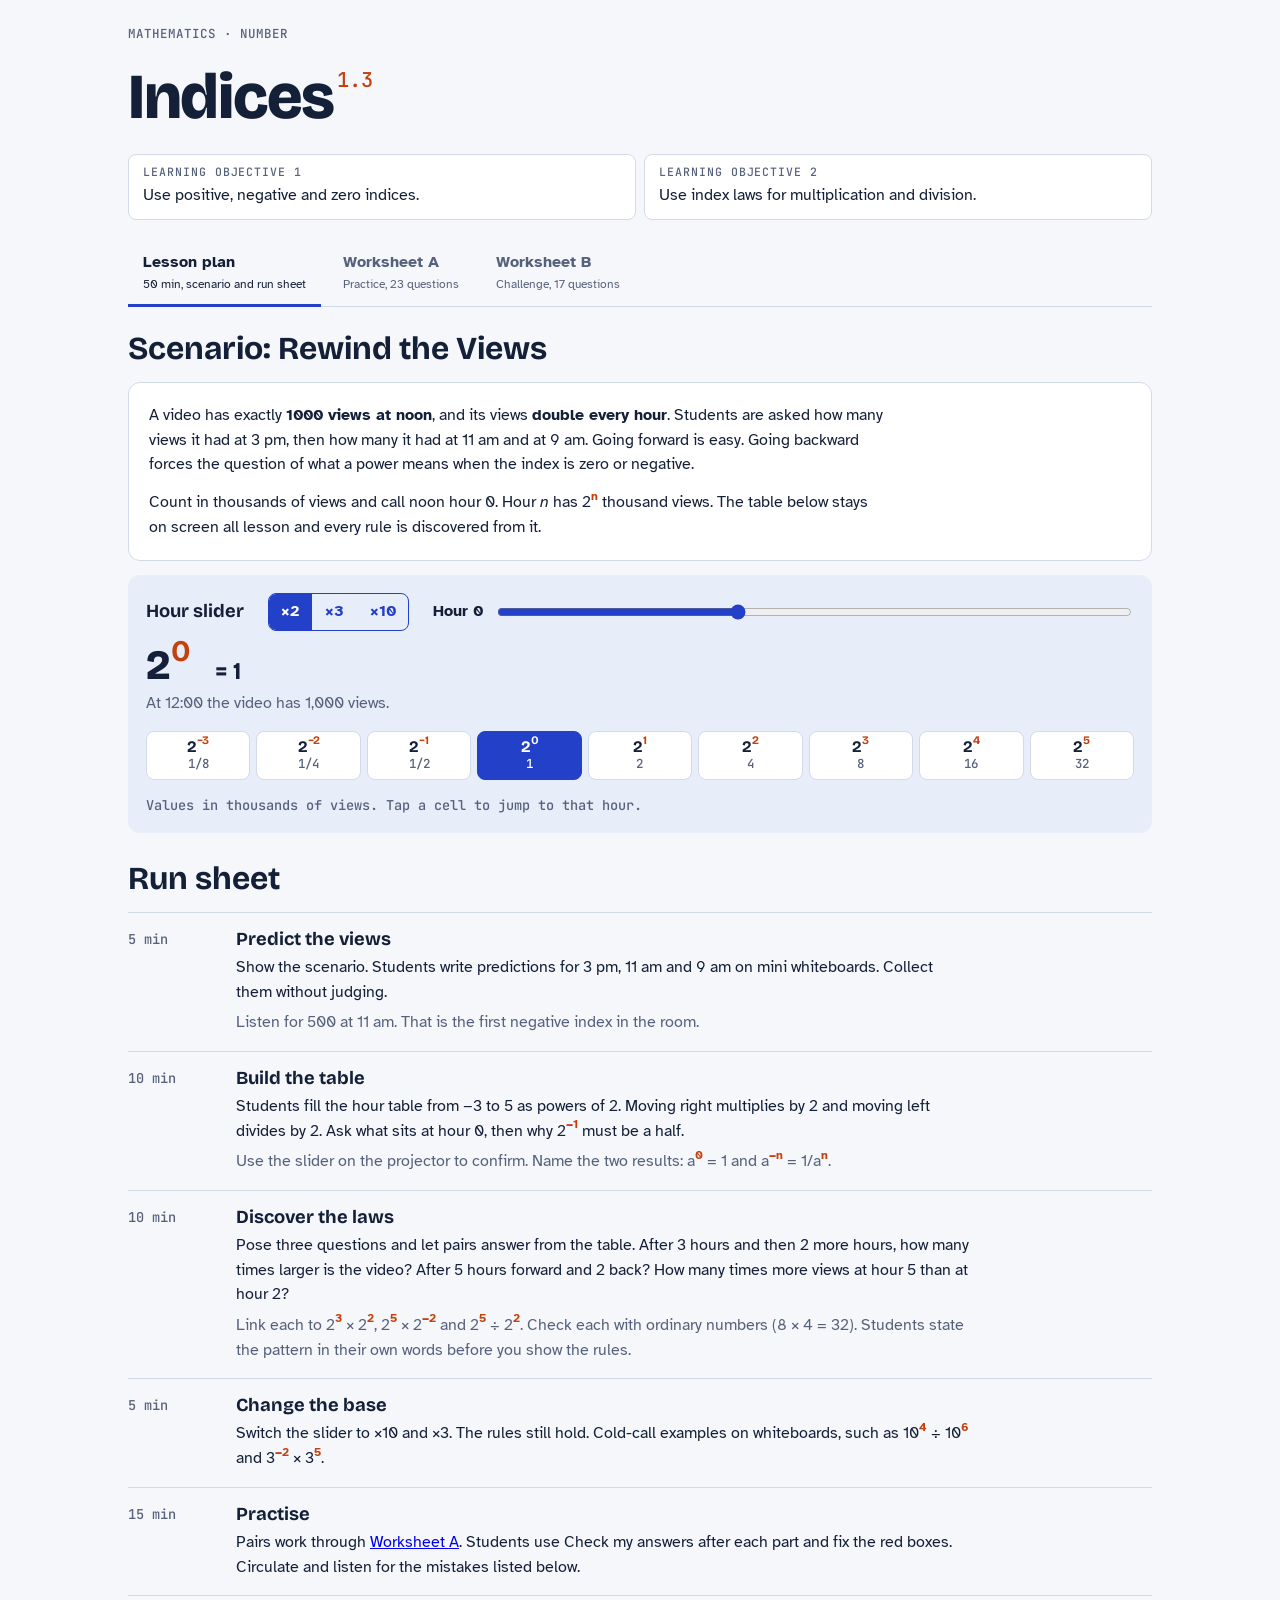
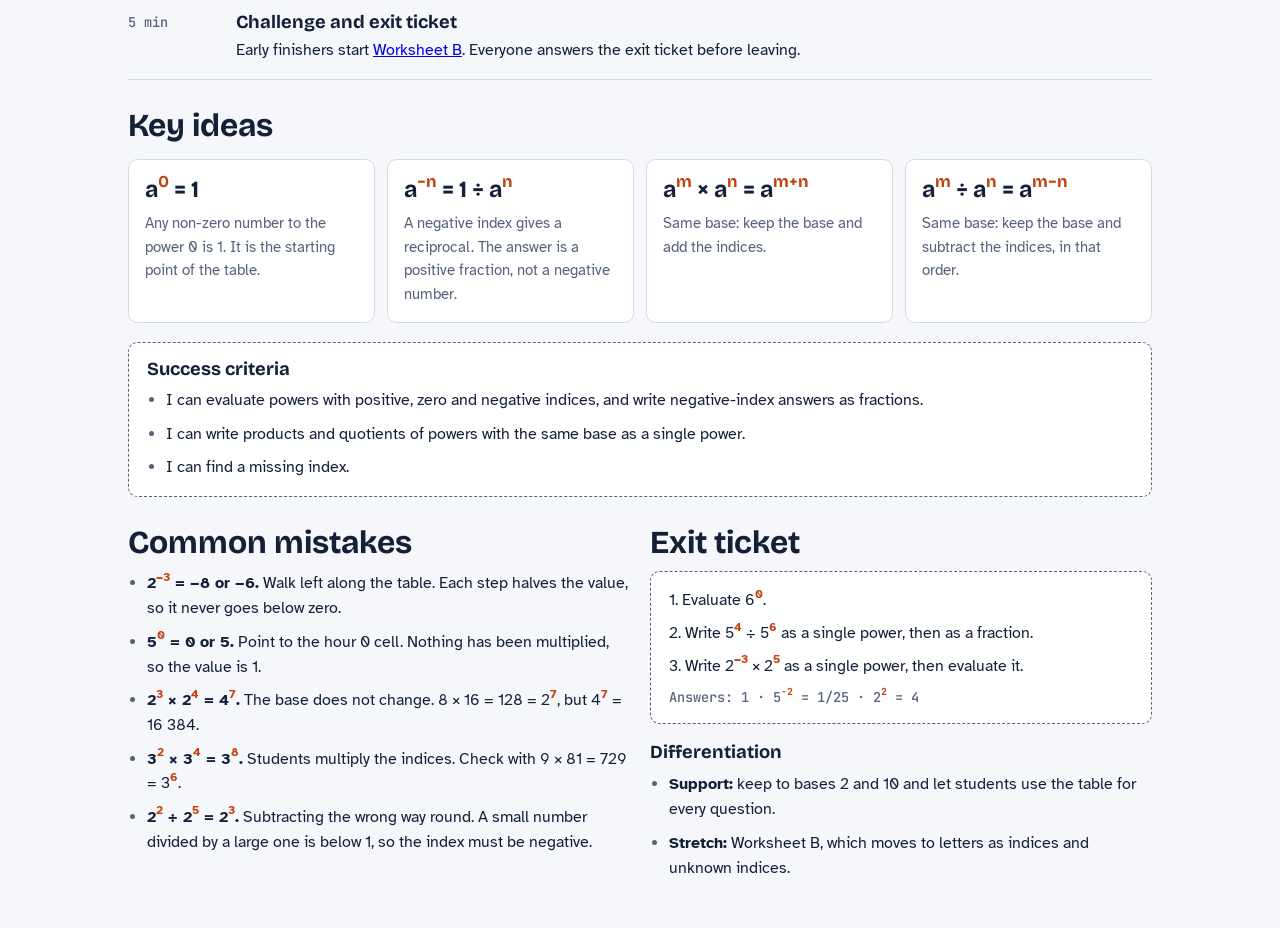
<file: public/assets/aistudio/Indices_Lesson_Pack_1fde8ff7.html>
<!doctype html><html><head><meta charset=utf8><meta name=viewport content="width=device-width,initial-scale=1,viewport-fit=cover"><style>:root{color-scheme:light;box-sizing:border-box;padding-top:env(safe-area-inset-top,0px);padding-bottom:env(safe-area-inset-bottom,0px)}html{scroll-padding-top:env(safe-area-inset-top,0px)}body{margin:0;padding:0;font:14px -apple-system,BlinkMacSystemFont,sans-serif;background:#fff;color:#000}img{max-width:100%}[hidden]:not([hidden=until-found i]){display:none!important}</style></head><body>
<title>Indices Lesson Pack</title>
<meta name="claude:viewport-fit-sides" content="cover">
<link rel="preconnect" href="https://fonts.googleapis.com">
<link rel="preconnect" href="https://fonts.gstatic.com" crossorigin>
<link rel="stylesheet" href="https://fonts.googleapis.com/css2?family=Atkinson+Hyperlegible:ital,wght@0,400;0,700;1,400&family=Bricolage+Grotesque:opsz,wght@12..96,500..800&family=JetBrains+Mono:wght@500&display=swap">
<style>
/* Layout: one workbook with three tabs. The lesson plan reads as a timed run sheet; each worksheet is a numbered grid of short exercises. Index numerals carry the one loud colour. */
:root {
  --bg: #F5F7FB;
  --surface: #FFFFFF;
  --ink: #142038;
  --muted: #56627C;
  --line: #D3DAE7;
  --accent: #2340C8;
  --accent-ink: #FFFFFF;
  --soft: #E8EDFA;
  --idx: #C2410C;
  --ok: #17794A;
  --bad: #B42318;
  --f-display: "Bricolage Grotesque", "Segoe UI", system-ui, sans-serif;
  --f-body: "Atkinson Hyperlegible", "Segoe UI", system-ui, sans-serif;
  --f-mono: "JetBrains Mono", ui-monospace, Menlo, Consolas, monospace;
}
@media (prefers-color-scheme: dark) {
  :root:not([data-theme="light"]) {
    --bg: #0E1527; --surface: #151D33; --ink: #E6EBF7; --muted: #9DA9C6; --line: #2B3652;
    --accent: #8DA2FF; --accent-ink: #0E1527; --soft: #1C2644; --idx: #FF9B63; --ok: #5ED39A; --bad: #FF8F85;
    color-scheme: dark;
  }
}
:root[data-theme="dark"] {
  --bg: #0E1527; --surface: #151D33; --ink: #E6EBF7; --muted: #9DA9C6; --line: #2B3652;
  --accent: #8DA2FF; --accent-ink: #0E1527; --soft: #1C2644; --idx: #FF9B63; --ok: #5ED39A; --bad: #FF8F85;
  color-scheme: dark;
}

* { box-sizing: border-box; }
body {
  background: var(--bg);
  color: var(--ink);
  font: 16px/1.55 var(--f-body);
  padding-block: 1.25rem 3rem;
  padding-left: max(16px, env(safe-area-inset-left, 0px));
  padding-right: max(16px, env(safe-area-inset-right, 0px));
}
.wrap { max-width: 64rem; margin: 0 auto; }
h1, h2, h3 { font-family: var(--f-display); text-wrap: balance; line-height: 1.15; margin: 0; }
p { margin: 0; }
sup.i { color: var(--idx); font-weight: 700; font-size: .72em; line-height: 0; position: relative; top: -.1em; }
:focus-visible { outline: 2px solid var(--accent); outline-offset: 2px; }

/* header */
.hero { display: grid; gap: 1.25rem; padding-block: .5rem 1.25rem; }
.eyebrow { font: 500 .78rem/1 var(--f-mono); letter-spacing: .08em; text-transform: uppercase; color: var(--muted); }
h1 { font-size: clamp(2.6rem, 7vw, 4rem); font-weight: 800; letter-spacing: -.02em; }
h1 sup { font-family: var(--f-mono); font-size: .32em; font-weight: 500; color: var(--idx); letter-spacing: 0; margin-left: .15em; vertical-align: top; position: relative; top: .35em; }
.lo { display: grid; gap: .5rem; grid-template-columns: repeat(auto-fit, minmax(16rem, 1fr)); }
.lo div { background: var(--surface); border: 1px solid var(--line); border-radius: .5rem; padding: .7rem .9rem; min-width: 0; }
.lo b { display: block; font: 500 .72rem/1 var(--f-mono); letter-spacing: .08em; text-transform: uppercase; color: var(--muted); margin-bottom: .35rem; }

.tabs { display: flex; flex-wrap: wrap; gap: .4rem; border-bottom: 1px solid var(--line); margin-bottom: 1.5rem; }
.tabs a { padding: .6rem .95rem; text-decoration: none; color: var(--muted); font-weight: 700; border-bottom: 3px solid transparent; margin-bottom: -1px; }
.tabs a small { display: block; font-weight: 400; font-size: .78rem; }
.tabs a:hover { color: var(--ink); }
.tabs a[aria-current="page"] { color: var(--ink); border-bottom-color: var(--accent); }

.panel { counter-reset: q; display: grid; gap: 1.75rem; }
.panel[hidden] { display: none !important; }
h2 { font-size: clamp(1.5rem, 3.6vw, 2rem); font-weight: 700; }
h3 { font-size: 1.15rem; font-weight: 700; }
.lead { color: var(--muted); max-width: 44rem; }
.sec { display: grid; gap: .9rem; }

/* scenario */
.story { background: var(--surface); border: 1px solid var(--line); border-radius: .75rem; padding: 1.25rem; display: grid; gap: .8rem; }
.story p { max-width: 46rem; }
.rewind { background: var(--soft); border-radius: .75rem; padding: 1.1rem; display: grid; gap: .9rem; }
.rw-top { display: flex; flex-wrap: wrap; gap: .75rem 1.5rem; align-items: center; }
.rw-top label { font-weight: 700; }
.seg { display: inline-flex; border: 1.5px solid var(--accent); border-radius: .5rem; overflow: hidden; }
.seg button { font: inherit; font-weight: 700; padding: .35rem .8rem; border: 0; background: transparent; color: var(--accent); cursor: pointer; }
.seg button[aria-pressed="true"] { background: var(--accent); color: var(--accent-ink); }
.rw-slide { display: flex; align-items: center; gap: .75rem; flex: 1 1 14rem; min-width: 0; }
.rw-slide input { flex: 1; min-width: 0; accent-color: var(--accent); }
.rw-read { display: flex; flex-wrap: wrap; align-items: baseline; gap: .3rem 1.5rem; }
.rw-expr { font: 800 2.6rem/1 var(--f-display); }
.rw-frac { font: 700 1.5rem/1.2 var(--f-display); }
.rw-views { color: var(--muted); flex-basis: 100%; }
.cells-scroll { overflow-x: auto; }
.cells { display: grid; grid-template-columns: repeat(9, minmax(3.6rem, 1fr)); gap: .35rem; min-width: 34rem; }
.cell { font: inherit; background: var(--surface); color: var(--ink); border: 1.5px solid var(--line); border-radius: .5rem; padding: .45rem .3rem; display: grid; gap: .15rem; justify-items: center; cursor: pointer; min-width: 0; }
.cell .ck { font: 700 1rem/1 var(--f-display); }
.cell .cv { font: 500 .78rem/1.2 var(--f-mono); color: var(--muted); }
.cell.on { border-color: var(--accent); background: var(--accent); color: var(--accent-ink); }
.cell.on .cv { color: var(--accent-ink); }
.cell.on sup.i { color: inherit; }

/* run sheet */
.run { list-style: none; margin: 0; padding: 0; display: grid; }
.run li { display: grid; grid-template-columns: 5.5rem 1fr; gap: .25rem 1.25rem; padding: 1rem 0; border-top: 1px solid var(--line); }
.run li:last-child { border-bottom: 1px solid var(--line); }
.mins { font: 500 .85rem/1.6 var(--f-mono); color: var(--muted); }
.run h3 { margin-bottom: .3rem; }
.run p { max-width: 46rem; }
.run .say { color: var(--muted); margin-top: .35rem; }

.rules { display: grid; gap: .75rem; grid-template-columns: repeat(auto-fit, minmax(14rem, 1fr)); }
.rule { background: var(--surface); border: 1px solid var(--line); border-radius: .6rem; padding: 1rem; display: grid; gap: .5rem; align-content: start; min-width: 0; }
.rule .f { font: 700 1.45rem/1.2 var(--f-display); overflow-wrap: anywhere; }
.rule p { color: var(--muted); font-size: .95rem; }

.two { display: grid; gap: 1.25rem; grid-template-columns: repeat(auto-fit, minmax(19rem, 1fr)); }
.two > div { min-width: 0; display: grid; gap: .6rem; align-content: start; }
.plain { margin: 0; padding-left: 1.2rem; display: grid; gap: .55rem; }
.plain li::marker { color: var(--muted); }
.mono-note { font: 500 .85rem/1.5 var(--f-mono); color: var(--muted); }
.exit { background: var(--surface); border: 1px dashed var(--muted); border-radius: .6rem; padding: 1rem 1.1rem; display: grid; gap: .5rem; }

/* worksheets */
.ws-head { background: var(--surface); border: 1px solid var(--line); border-radius: .75rem; padding: 1.1rem 1.25rem; display: grid; gap: .9rem; }
.ws-head h2 small { font: 500 .8rem/1 var(--f-mono); color: var(--muted); letter-spacing: .06em; text-transform: uppercase; display: block; margin-bottom: .4rem; }
.fields { display: grid; gap: .75rem; grid-template-columns: 2fr 1fr 1fr; }
.fields label { display: grid; gap: .15rem; font-size: .8rem; color: var(--muted); min-width: 0; }
.fields input { font: inherit; font-size: 1rem; color: var(--ink); background: transparent; border: 0; border-bottom: 1.5px solid var(--ink); padding: .25rem 0; width: 100%; border-radius: 0; }
.bar { display: flex; flex-wrap: wrap; gap: .5rem .6rem; align-items: center; }
.btn { font: inherit; font-weight: 700; border-radius: .5rem; padding: .5rem .95rem; cursor: pointer; border: 1.5px solid var(--accent); background: transparent; color: var(--accent); }
.btn.main { background: var(--accent); color: var(--accent-ink); }
.btn[aria-pressed="true"] { background: var(--soft); }
.status { color: var(--muted); font-size: .95rem; min-height: 1.4em; }
.tip { color: var(--muted); font-size: .9rem; }

.part { display: grid; gap: .7rem; }
.part h3 span { font: 500 .8rem/1 var(--f-mono); color: var(--muted); letter-spacing: .06em; text-transform: uppercase; margin-right: .6rem; }
.hint { color: var(--muted); font-size: .95rem; }
.qgrid { list-style: none; margin: 0; padding: 0; display: grid; gap: .7rem; grid-template-columns: repeat(auto-fill, minmax(15.5rem, 1fr)); }
.qgrid.wide { grid-template-columns: repeat(auto-fill, minmax(min(100%, 24rem), 1fr)); }
.q { background: var(--surface); border: 1px solid var(--line); border-radius: .6rem; padding: .8rem .9rem; display: grid; grid-template-columns: 1.9rem minmax(0, 1fr); gap: .6rem; break-inside: avoid; }
.q::before { counter-increment: q; content: counter(q); font: 700 .85rem/1.9rem var(--f-mono); color: var(--muted); text-align: left; }
.qb { display: grid; gap: .55rem; min-width: 0; }
.expr { display: flex; flex-wrap: wrap; align-items: baseline; gap: .45rem .6rem; font-size: 1.2rem; min-width: 0; }
.expr.small { font-size: 1.05rem; }
.pw { display: inline-flex; align-items: flex-start; gap: .1rem; padding-top: .55rem; }
.ans { font: inherit; font-size: 1.05rem; width: 6.2rem; padding: .3rem .5rem; border: 1.5px solid var(--line); border-bottom-color: var(--ink); border-radius: .4rem; background: var(--surface); color: var(--ink); min-width: 0; }
.ans.sm { width: 3.6rem; transform: translateY(-.6rem); padding-inline: .35rem; text-align: center; }
.ans.long { width: min(100%, 14rem); }
.ans.ok { border-color: var(--ok); background: color-mix(in srgb, var(--ok) 12%, var(--surface)); }
.ans.bad { border-color: var(--bad); background: color-mix(in srgb, var(--bad) 10%, var(--surface)); }
.mk { font-weight: 700; min-width: 1em; }
.mk.ok { color: var(--ok); }
.mk.bad { color: var(--bad); }
.key { display: none; font: 500 .85rem/1 var(--f-mono); color: var(--ok); background: color-mix(in srgb, var(--ok) 12%, var(--surface)); padding: .2rem .4rem; border-radius: .3rem; }
.key-on .key { display: inline-block; }
.tf { display: inline-flex; gap: .4rem; flex-wrap: wrap; }
.tf button { font: inherit; font-size: 1rem; font-weight: 700; padding: .3rem .8rem; border: 1.5px solid var(--line); background: var(--surface); color: var(--ink); border-radius: 2rem; cursor: pointer; }
.tf button[aria-pressed="true"] { background: var(--accent); border-color: var(--accent); color: var(--accent-ink); }
.tf button[aria-pressed="true"] sup.i { color: inherit; }
.tf.ok { outline: 2px solid var(--ok); outline-offset: 3px; border-radius: 2rem; }
.tf.bad { outline: 2px solid var(--bad); outline-offset: 3px; border-radius: 2rem; }
.open { font: inherit; width: 100%; min-height: 4.5rem; padding: .5rem .6rem; border: 1.5px solid var(--line); border-radius: .4rem; background: var(--surface); color: var(--ink); resize: vertical; }
.model { display: none; font-size: .9rem; color: var(--ok); }
.key-on .model { display: block; }
.ws-end { display: grid; gap: .6rem; }

@media (max-width: 36rem) {
  .run li { grid-template-columns: 1fr; }
  .fields { grid-template-columns: 1fr; }
  .rw-expr { font-size: 2.2rem; }
}
@media (prefers-reduced-motion: no-preference) {
  .ans, .cell, .btn { transition: border-color .15s, background-color .15s; }
}

/* print: only the open tab prints; always on white */
@media print {
  @page { size: A4; margin: 12mm; }
  :root, :root:not([data-theme="light"]), :root[data-theme="dark"] {
    --bg: #fff; --surface: #fff; --ink: #000; --muted: #333; --line: #999; --soft: #fff; --idx: #000; --accent: #000; --accent-ink: #fff; --ok: #000; --bad: #000;
    color-scheme: light;
  }
  body { font-size: 11pt; padding: 0; }
  .hero, .tabs, .bar, .tip, .status, .rewind, .mk { display: none !important; }
  .panel { gap: 1rem; }
  .ws-head, .q, .story, .rule, .exit { border-color: #777; }
  .qgrid { grid-template-columns: repeat(2, 1fr); gap: .5rem; }
  .qgrid.wide { grid-template-columns: 1fr; }
  .q { padding: .5rem .6rem; }
  .ans { border: 1px solid #000; border-radius: 2px; background: #fff !important; }
  .tf button, .tf button[aria-pressed="true"] { background: #fff; color: #000; border: 1px solid #000; }
  .tf.ok, .tf.bad { outline: 0; }
  .open { border: 1px solid #000; min-height: 5rem; resize: none; }
  .key-on .key { border: 1px solid #000; background: #fff; color: #000; }
  .key-on .model { color: #000; }
  .part { break-inside: avoid-page; }
  sup.i { font-weight: 700; }
  * { -webkit-print-color-adjust: exact; print-color-adjust: exact; }
}
</style>

<div class="wrap">

<header class="hero">
  <p class="eyebrow">Mathematics · Number</p>
  <h1>Indices<sup>1.3</sup></h1>
  <div class="lo">
    <div><b>Learning objective 1</b>Use positive, negative and zero indices.</div>
    <div><b>Learning objective 2</b>Use index laws for multiplication and division.</div>
  </div>
</header>

<nav class="tabs" aria-label="Lesson pack sections">
  <a id="tab-lesson" href="#lesson">Lesson plan<small>50 min, scenario and run sheet</small></a>
  <a id="tab-practice" href="#practice">Worksheet A<small>Practice, 23 questions</small></a>
  <a id="tab-challenge" href="#challenge">Worksheet B<small>Challenge, 17 questions</small></a>
</nav>

<!-- ============ LESSON ============ -->
<main class="panel" id="panel-lesson">

  <section class="sec">
    <h2>Scenario: Rewind the Views</h2>
    <div class="story">
      <p>A video has exactly <b>1000 views at noon</b>, and its views <b>double every hour</b>. Students are asked how many views it had at 3 pm, then how many it had at 11 am and at 9 am. Going forward is easy. Going backward forces the question of what a power means when the index is zero or negative.</p>
      <p>Count in thousands of views and call noon hour 0. Hour <i>n</i> has 2<sup class="i">n</sup> thousand views. The table below stays on screen all lesson and every rule is discovered from it.</p>
    </div>

    <div class="rewind" aria-labelledby="rw-h">
      <div class="rw-top">
        <h3 id="rw-h">Hour slider</h3>
        <div class="seg" role="group" aria-label="Views multiply by">
          <button type="button" class="bb" data-b="2" aria-pressed="true">×2</button>
          <button type="button" class="bb" data-b="3" aria-pressed="false">×3</button>
          <button type="button" class="bb" data-b="10" aria-pressed="false">×10</button>
        </div>
        <div class="rw-slide">
          <label for="hr">Hour <output id="hrout" for="hr">0</output></label>
          <input id="hr" type="range" min="-3" max="5" step="1" value="0">
        </div>
      </div>
      <div class="rw-read" aria-live="polite">
        <div class="rw-expr" id="rwExpr"></div>
        <div class="rw-frac" id="rwFrac"></div>
        <div class="rw-views" id="rwViews"></div>
      </div>
      <div class="cells-scroll"><div class="cells" id="rwCells"></div></div>
      <p class="mono-note">Values in thousands of views. Tap a cell to jump to that hour.</p>
    </div>
  </section>

  <section class="sec">
    <h2>Run sheet</h2>
    <ol class="run">
      <li>
        <div class="mins">5 min</div>
        <div>
          <h3>Predict the views</h3>
          <p>Show the scenario. Students write predictions for 3 pm, 11 am and 9 am on mini whiteboards. Collect them without judging.</p>
          <p class="say">Listen for 500 at 11 am. That is the first negative index in the room.</p>
        </div>
      </li>
      <li>
        <div class="mins">10 min</div>
        <div>
          <h3>Build the table</h3>
          <p>Students fill the hour table from −3 to 5 as powers of 2. Moving right multiplies by 2 and moving left divides by 2. Ask what sits at hour 0, then why 2<sup class="i">−1</sup> must be a half.</p>
          <p class="say">Use the slider on the projector to confirm. Name the two results: a<sup class="i">0</sup> = 1 and a<sup class="i">−n</sup> = 1/a<sup class="i">n</sup>.</p>
        </div>
      </li>
      <li>
        <div class="mins">10 min</div>
        <div>
          <h3>Discover the laws</h3>
          <p>Pose three questions and let pairs answer from the table. After 3 hours and then 2 more hours, how many times larger is the video? After 5 hours forward and 2 back? How many times more views at hour 5 than at hour 2?</p>
          <p class="say">Link each to 2<sup class="i">3</sup> × 2<sup class="i">2</sup>, 2<sup class="i">5</sup> × 2<sup class="i">−2</sup> and 2<sup class="i">5</sup> ÷ 2<sup class="i">2</sup>. Check each with ordinary numbers (8 × 4 = 32). Students state the pattern in their own words before you show the rules.</p>
        </div>
      </li>
      <li>
        <div class="mins">5 min</div>
        <div>
          <h3>Change the base</h3>
          <p>Switch the slider to ×10 and ×3. The rules still hold. Cold-call examples on whiteboards, such as 10<sup class="i">4</sup> ÷ 10<sup class="i">6</sup> and 3<sup class="i">−2</sup> × 3<sup class="i">5</sup>.</p>
        </div>
      </li>
      <li>
        <div class="mins">15 min</div>
        <div>
          <h3>Practise</h3>
          <p>Pairs work through <a href="#practice">Worksheet A</a>. Students use Check my answers after each part and fix the red boxes. Circulate and listen for the mistakes listed below.</p>
        </div>
      </li>
      <li>
        <div class="mins">5 min</div>
        <div>
          <h3>Challenge and exit ticket</h3>
          <p>Early finishers start <a href="#challenge">Worksheet B</a>. Everyone answers the exit ticket before leaving.</p>
        </div>
      </li>
    </ol>
  </section>

  <section class="sec">
    <h2>Key ideas</h2>
    <div class="rules">
      <div class="rule"><div class="f">a<sup class="i">0</sup> = 1</div><p>Any non-zero number to the power 0 is 1. It is the starting point of the table.</p></div>
      <div class="rule"><div class="f">a<sup class="i">−n</sup> = 1 ÷ a<sup class="i">n</sup></div><p>A negative index gives a reciprocal. The answer is a positive fraction, not a negative number.</p></div>
      <div class="rule"><div class="f">a<sup class="i">m</sup> × a<sup class="i">n</sup> = a<sup class="i">m+n</sup></div><p>Same base: keep the base and add the indices.</p></div>
      <div class="rule"><div class="f">a<sup class="i">m</sup> ÷ a<sup class="i">n</sup> = a<sup class="i">m−n</sup></div><p>Same base: keep the base and subtract the indices, in that order.</p></div>
    </div>
    <div class="exit" style="margin-top:.25rem">
      <h3>Success criteria</h3>
      <ul class="plain">
        <li>I can evaluate powers with positive, zero and negative indices, and write negative-index answers as fractions.</li>
        <li>I can write products and quotients of powers with the same base as a single power.</li>
        <li>I can find a missing index.</li>
      </ul>
    </div>
  </section>

  <section class="two">
    <div>
      <h2>Common mistakes</h2>
      <ul class="plain">
        <li><b>2<sup class="i">−3</sup> = −8 or −6.</b> Walk left along the table. Each step halves the value, so it never goes below zero.</li>
        <li><b>5<sup class="i">0</sup> = 0 or 5.</b> Point to the hour 0 cell. Nothing has been multiplied, so the value is 1.</li>
        <li><b>2<sup class="i">3</sup> × 2<sup class="i">4</sup> = 4<sup class="i">7</sup>.</b> The base does not change. 8 × 16 = 128 = 2<sup class="i">7</sup>, but 4<sup class="i">7</sup> = 16 384.</li>
        <li><b>3<sup class="i">2</sup> × 3<sup class="i">4</sup> = 3<sup class="i">8</sup>.</b> Students multiply the indices. Check with 9 × 81 = 729 = 3<sup class="i">6</sup>.</li>
        <li><b>2<sup class="i">2</sup> ÷ 2<sup class="i">5</sup> = 2<sup class="i">3</sup>.</b> Subtracting the wrong way round. A small number divided by a large one is below 1, so the index must be negative.</li>
      </ul>
    </div>
    <div>
      <h2>Exit ticket</h2>
      <div class="exit">
        <p>1. Evaluate 6<sup class="i">0</sup>.</p>
        <p>2. Write 5<sup class="i">4</sup> ÷ 5<sup class="i">6</sup> as a single power, then as a fraction.</p>
        <p>3. Write 2<sup class="i">−3</sup> × 2<sup class="i">5</sup> as a single power, then evaluate it.</p>
        <p class="mono-note">Answers: 1 · 5<sup class="i">−2</sup> = 1/25 · 2<sup class="i">2</sup> = 4</p>
      </div>
      <h3 style="margin-top:.5rem">Differentiation</h3>
      <ul class="plain">
        <li><b>Support:</b> keep to bases 2 and 10 and let students use the table for every question.</li>
        <li><b>Stretch:</b> Worksheet B, which moves to letters as indices and unknown indices.</li>
      </ul>
    </div>
  </section>

</main>

<!-- ============ WORKSHEET A ============ -->
<main class="panel" id="panel-practice" hidden>
  <header class="ws-head">
    <h2><small>Indices 1.3 · Worksheet A</small>Practice</h2>
    <div class="fields">
      <label>Name<input type="text" id="a-name" autocomplete="off"></label>
      <label>Class<input type="text" id="a-class" autocomplete="off"></label>
      <label>Date<input type="text" id="a-date" autocomplete="off"></label>
    </div>
    <p class="tip">To print, stay on this tab and use your browser's print command (Ctrl+P, or Cmd+P on a Mac). Only this worksheet prints. Turn on the answer key first to print a teacher copy.</p>
    <div class="bar">
      <button type="button" class="btn main" data-act="check">Check my answers</button>
      <button type="button" class="btn" data-act="clear">Clear all</button>
      <button type="button" class="btn" data-act="key" aria-pressed="false">Show answer key</button>
      <span class="status" role="status"></span>
    </div>
  </header>

  <section class="part">
    <h3><span>Part 1</span>Evaluate</h3>
    <p class="hint">Write whole numbers as they are. Write fractions like 1/8 or as decimals.</p>
    <ol class="qgrid">
      <li class="q"><div class="qb"><div class="expr"><span>2<sup class="i">4</sup> =</span><input class="ans" data-a="16"></div></div></li>
      <li class="q"><div class="qb"><div class="expr"><span>5<sup class="i">2</sup> =</span><input class="ans" data-a="25"></div></div></li>
      <li class="q"><div class="qb"><div class="expr"><span>10<sup class="i">3</sup> =</span><input class="ans" data-a="1000"></div></div></li>
      <li class="q"><div class="qb"><div class="expr"><span>7<sup class="i">0</sup> =</span><input class="ans" data-a="1"></div></div></li>
      <li class="q"><div class="qb"><div class="expr"><span>3<sup class="i">−1</sup> =</span><input class="ans" data-a="1/3"></div></div></li>
      <li class="q"><div class="qb"><div class="expr"><span>2<sup class="i">−3</sup> =</span><input class="ans" data-a="1/8"></div></div></li>
      <li class="q"><div class="qb"><div class="expr"><span>10<sup class="i">−2</sup> =</span><input class="ans" data-a="1/100"></div></div></li>
      <li class="q"><div class="qb"><div class="expr"><span>4<sup class="i">−2</sup> =</span><input class="ans" data-a="1/16"></div></div></li>
    </ol>
  </section>

  <section class="part">
    <h3><span>Part 2</span>Multiply and divide</h3>
    <p class="hint">Write each answer as a single power. Type the index in the small box.</p>
    <ol class="qgrid">
      <li class="q"><div class="qb"><div class="expr small"><span>3<sup class="i">2</sup> × 3<sup class="i">4</sup> =</span><span class="pw">3<input class="ans sm" data-a="6"></span></div></div></li>
      <li class="q"><div class="qb"><div class="expr small"><span>5<sup class="i">7</sup> × 5<sup class="i">−2</sup> =</span><span class="pw">5<input class="ans sm" data-a="5"></span></div></div></li>
      <li class="q"><div class="qb"><div class="expr small"><span>2<sup class="i">3</sup> × 2<sup class="i">−3</sup> =</span><span class="pw">2<input class="ans sm" data-a="0"></span></div></div></li>
      <li class="q"><div class="qb"><div class="expr small"><span>6<sup class="i">8</sup> ÷ 6<sup class="i">3</sup> =</span><span class="pw">6<input class="ans sm" data-a="5"></span></div></div></li>
      <li class="q"><div class="qb"><div class="expr small"><span>4<sup class="i">2</sup> ÷ 4<sup class="i">5</sup> =</span><span class="pw">4<input class="ans sm" data-a="-3"></span></div></div></li>
      <li class="q"><div class="qb"><div class="expr small"><span>9<sup class="i">−2</sup> × 9<sup class="i">6</sup> =</span><span class="pw">9<input class="ans sm" data-a="4"></span></div></div></li>
    </ol>
  </section>

  <section class="part">
    <h3><span>Part 3</span>Find the missing index</h3>
    <ol class="qgrid">
      <li class="q"><div class="qb"><div class="expr small"><span class="pw">2<input class="ans sm" data-a="5"></span><span>× 2<sup class="i">3</sup> = 2<sup class="i">8</sup></span></div></div></li>
      <li class="q"><div class="qb"><div class="expr small"><span>7<sup class="i">9</sup> ÷</span><span class="pw">7<input class="ans sm" data-a="5"></span><span>= 7<sup class="i">4</sup></span></div></div></li>
      <li class="q"><div class="qb"><div class="expr small"><span class="pw">3<input class="ans sm" data-a="0"></span><span>= 1</span></div></div></li>
      <li class="q"><div class="qb"><div class="expr small"><span class="pw">5<input class="ans sm" data-a="-1"></span><span>= 1/5</span></div></div></li>
    </ol>
  </section>

  <section class="part">
    <h3><span>Part 4</span>True or false</h3>
    <p class="hint">Tap or circle one answer for each statement.</p>
    <ol class="qgrid">
      <li class="q"><div class="qb"><div class="expr small"><span>2<sup class="i">3</sup> × 2<sup class="i">2</sup> = 2<sup class="i">6</sup></span></div><div class="tf" data-a="F"><button type="button" data-v="T">True</button><button type="button" data-v="F">False</button></div></div></li>
      <li class="q"><div class="qb"><div class="expr small"><span>8<sup class="i">0</sup> = 0</span></div><div class="tf" data-a="F"><button type="button" data-v="T">True</button><button type="button" data-v="F">False</button></div></div></li>
      <li class="q"><div class="qb"><div class="expr small"><span>10<sup class="i">4</sup> ÷ 10<sup class="i">2</sup> = 10<sup class="i">2</sup></span></div><div class="tf" data-a="T"><button type="button" data-v="T">True</button><button type="button" data-v="F">False</button></div></div></li>
      <li class="q"><div class="qb"><div class="expr small"><span>2<sup class="i">−1</sup> = −2</span></div><div class="tf" data-a="F"><button type="button" data-v="T">True</button><button type="button" data-v="F">False</button></div></div></li>
      <li class="q"><div class="qb"><div class="expr small"><span>5<sup class="i">−2</sup> = 1/25</span></div><div class="tf" data-a="T"><button type="button" data-v="T">True</button><button type="button" data-v="F">False</button></div></div></li>
    </ol>
  </section>

  <div class="bar ws-end">
    <button type="button" class="btn main" data-act="check">Check my answers</button>
    <span class="status" role="status"></span>
  </div>
</main>

<!-- ============ WORKSHEET B ============ -->
<main class="panel" id="panel-challenge" hidden>
  <header class="ws-head">
    <h2><small>Indices 1.3 · Worksheet B</small>Challenge</h2>
    <div class="fields">
      <label>Name<input type="text" id="b-name" autocomplete="off"></label>
      <label>Class<input type="text" id="b-class" autocomplete="off"></label>
      <label>Date<input type="text" id="b-date" autocomplete="off"></label>
    </div>
    <p class="tip">To print, stay on this tab and use your browser's print command (Ctrl+P, or Cmd+P on a Mac). Only this worksheet prints. Turn on the answer key first to print a teacher copy.</p>
    <div class="bar">
      <button type="button" class="btn main" data-act="check">Check my answers</button>
      <button type="button" class="btn" data-act="clear">Clear all</button>
      <button type="button" class="btn" data-act="key" aria-pressed="false">Show answer key</button>
      <span class="status" role="status"></span>
    </div>
  </header>

  <section class="part">
    <h3><span>Part 1</span>Combine the laws</h3>
    <p class="hint">Work left to right. Write the result as a single power, then as a number where asked.</p>
    <ol class="qgrid wide">
      <li class="q"><div class="qb"><div class="expr small"><span>2<sup class="i">5</sup> × 2<sup class="i">−2</sup> ÷ 2<sup class="i">1</sup> =</span><span class="pw">2<input class="ans sm" data-a="2"></span><span>=</span><input class="ans" data-a="4"></div></div></li>
      <li class="q"><div class="qb"><div class="expr small"><span>(5<sup class="i">−2</sup> × 5<sup class="i">4</sup>) ÷ 5<sup class="i">−1</sup> =</span><span class="pw">5<input class="ans sm" data-a="3"></span></div></div></li>
      <li class="q"><div class="qb"><div class="expr small"><span>7<sup class="i">−3</sup> × 7<sup class="i">3</sup> ÷ 7<sup class="i">−4</sup> =</span><span class="pw">7<input class="ans sm" data-a="4"></span></div></div></li>
    </ol>
  </section>

  <section class="part">
    <h3><span>Part 2</span>Find the unknown index</h3>
    <ol class="qgrid">
      <li class="q"><div class="qb"><div class="expr small"><span>3<sup class="i">x</sup> × 3<sup class="i">5</sup> = 3<sup class="i">2</sup></span></div><div class="expr small"><span><i>x</i> =</span><input class="ans" data-a="-3"></div></div></li>
      <li class="q"><div class="qb"><div class="expr small"><span>2<sup class="i">x</sup> ÷ 2<sup class="i">−3</sup> = 2<sup class="i">7</sup></span></div><div class="expr small"><span><i>x</i> =</span><input class="ans" data-a="4"></div></div></li>
      <li class="q"><div class="qb"><div class="expr small"><span>5<sup class="i">x</sup> = 1/25</span></div><div class="expr small"><span><i>x</i> =</span><input class="ans" data-a="-2"></div></div></li>
      <li class="q"><div class="qb"><div class="expr small"><span>10<sup class="i">x</sup> = 0.0001</span></div><div class="expr small"><span><i>x</i> =</span><input class="ans" data-a="-4"></div></div></li>
      <li class="q"><div class="qb"><div class="expr small"><span>2<sup class="i">x</sup> × 2<sup class="i">x</sup> = 2<sup class="i">−10</sup></span></div><div class="expr small"><span><i>x</i> =</span><input class="ans" data-a="-5"></div></div></li>
    </ol>
  </section>

  <section class="part">
    <h3><span>Part 3</span>Compare and find the error</h3>
    <ol class="qgrid wide">
      <li class="q"><div class="qb"><div class="expr small"><span>Which is larger?</span></div><div class="tf" data-a="A"><button type="button" data-v="A">2<sup class="i">−3</sup></button><button type="button" data-v="B">3<sup class="i">−2</sup></button></div><p class="model">1/8 = 0.125 is larger than 1/9 = 0.111…</p></div></li>
      <li class="q"><div class="qb">
        <div class="expr small"><span>Sam writes 2<sup class="i">3</sup> × 2<sup class="i">4</sup> = 4<sup class="i">7</sup>. The correct answer is</span><span class="pw">2<input class="ans sm" data-a="7"></span></div>
        <label for="b-explain" class="hint">Explain Sam's mistake.</label>
        <textarea class="open" id="b-explain"></textarea>
        <p class="model">Model answer: the base stays 2 when you multiply powers of the same base, and only the indices are added. 2<sup class="i">3</sup> × 2<sup class="i">4</sup> = 8 × 16 = 128 = 2<sup class="i">7</sup>, but 4<sup class="i">7</sup> = 16 384.</p>
      </div></li>
    </ol>
  </section>

  <section class="part">
    <h3><span>Part 4</span>Letters as indices</h3>
    <p class="hint">Type powers as x^2, and fractions as 1/x. Write 2^(n+3) when the index has more than one term.</p>
    <ol class="qgrid">
      <li class="q"><div class="qb"><div class="expr small"><span><i>x</i><sup class="i">5</sup> × <i>x</i><sup class="i">−2</sup> ÷ <i>x</i><sup class="i">4</sup> =</span></div><div><input class="ans long" data-a="1/x|x^-1"></div></div></li>
      <li class="q"><div class="qb"><div class="expr small"><span><i>y</i><sup class="i">−2</sup> × <i>y</i><sup class="i">7</sup> ÷ <i>y</i><sup class="i">3</sup> =</span></div><div><input class="ans long" data-a="y^2"></div></div></li>
      <li class="q"><div class="qb"><div class="expr small"><span>Write 8 × 2<sup class="i"><i>n</i></sup> as a single power of 2. (Hint: 8 = 2<sup class="i">3</sup>)</span></div><div><input class="ans long" data-a="2^(n+3)|2^(3+n)"></div></div></li>
      <li class="q"><div class="qb"><div class="expr small"><span>3<sup class="i"><i>n</i>+2</sup> ÷ 3<sup class="i"><i>n</i></sup> =</span><input class="ans" data-a="9"></div></div></li>
    </ol>
  </section>

  <section class="part">
    <h3><span>Part 5</span>In context</h3>
    <ol class="qgrid wide">
      <li class="q"><div class="qb">
        <p>A video has 2<sup class="i"><i>t</i></sup> thousand views at hour <i>t</i>.</p>
        <div class="expr small"><span>(a) Thousands of views at <i>t</i> = −2:</span><input class="ans" data-a="1/4"></div>
        <div class="expr small"><span>(b) Times more views at <i>t</i> = 5 than at <i>t</i> = 2:</span><input class="ans" data-a="8"></div>
      </div></li>
      <li class="q"><div class="qb">
        <p>A virus is 10<sup class="i">−7</sup> m wide. A cell is 10<sup class="i">−5</sup> m wide.</p>
        <div class="expr small"><span>The cell is wider by a factor of 10<input class="ans sm" data-a="2" style="transform:translateY(-.5rem);margin-left:.1rem" aria-label="index"></span><span>=</span><input class="ans" data-a="100"></div>
      </div></li>
      <li class="q"><div class="qb">
        <p>2<sup class="i"><i>a</i></sup> × 2<sup class="i"><i>b</i></sup> = 2<sup class="i">5</sup> and 2<sup class="i"><i>a</i></sup> ÷ 2<sup class="i"><i>b</i></sup> = 2<sup class="i">1</sup></p>
        <div class="expr small"><span><i>a</i> =</span><input class="ans" data-a="3"><span><i>b</i> =</span><input class="ans" data-a="2"></div>
      </div></li>
    </ol>
  </section>

  <section class="part">
    <h3><span>Extension</span>Make your own</h3>
    <div class="q" style="grid-template-columns:1fr">
      <div class="qb">
        <label for="b-own" class="hint">Write three different calculations using index laws that all equal 2<sup class="i">−2</sup>.</label>
        <textarea class="open" id="b-own"></textarea>
        <p class="model">Examples: 2<sup class="i">3</sup> ÷ 2<sup class="i">5</sup> · 2<sup class="i">−5</sup> × 2<sup class="i">3</sup> · 2<sup class="i">0</sup> ÷ 2<sup class="i">2</sup>. Check that each one has an index total of −2.</p>
      </div>
    </div>
  </section>

  <div class="bar ws-end">
    <button type="button" class="btn main" data-act="check">Check my answers</button>
    <span class="status" role="status"></span>
  </div>
</main>

</div>

<script>
(function () {
  'use strict';
  var $ = function (s, r) { return (r || document).querySelector(s); };
  var $$ = function (s, r) { return Array.prototype.slice.call((r || document).querySelectorAll(s)); };
  var MINUS = '−';

  /* ---------- tabs ---------- */
  var names = ['lesson', 'practice', 'challenge'];
  function route() {
    var h = (location.hash || '').replace('#', '');
    if (names.indexOf(h) < 0) h = 'lesson';
    names.forEach(function (n) {
      $('#panel-' + n).hidden = (n !== h);
      var t = $('#tab-' + n);
      if (n === h) t.setAttribute('aria-current', 'page'); else t.removeAttribute('aria-current');
    });
  }
  window.addEventListener('hashchange', function () { route(); window.scrollTo(0, 0); });
  route();

  /* ---------- hour slider ---------- */
  var base = 2;
  var hr = $('#hr');
  var cellsBox = $('#rwCells');
  function fmtExp(n) { return (n < 0 ? MINUS : '') + Math.abs(n); }
  function valText(b, n) { return n < 0 ? '1/' + Math.pow(b, -n) : String(Math.pow(b, n)); }
  function clock(n) { var h = ((12 + n) % 24 + 24) % 24; return (h < 10 ? '0' : '') + h + ':00'; }
  function buildCells() {
    var h = '';
    for (var k = -3; k <= 5; k++) {
      h += '<button type="button" class="cell" data-k="' + k + '"><span class="ck">' + base +
        '<sup class="i">' + fmtExp(k) + '</sup></span><span class="cv">' + valText(base, k) + '</span></button>';
    }
    cellsBox.innerHTML = h;
  }
  function render() {
    var n = +hr.value;
    $('#hrout').textContent = fmtExp(n);
    $('#rwExpr').innerHTML = base + '<sup class="i">' + fmtExp(n) + '</sup>';
    var f;
    if (n < 0) f = '= 1 ÷ ' + base + '<sup class="i">' + (-n) + '</sup> = 1/' + Math.pow(base, -n);
    else if (n === 0) f = '= 1';
    else f = '= ' + Math.pow(base, n);
    $('#rwFrac').innerHTML = f;
    var v = 1000 * Math.pow(base, n), r = Math.round(v);
    $('#rwViews').textContent = 'At ' + clock(n) + ' the video has ' + (Math.abs(v - r) > 1e-9 ? 'about ' : '') + r.toLocaleString('en-US') + ' views.';
    $$('.cell', cellsBox).forEach(function (c) {
      var on = +c.getAttribute('data-k') === n;
      c.classList.toggle('on', on);
      c.setAttribute('aria-pressed', on ? 'true' : 'false');
    });
  }
  hr.addEventListener('input', render);
  cellsBox.addEventListener('click', function (e) {
    var c = e.target.closest ? e.target.closest('.cell') : null;
    if (!c) return;
    hr.value = c.getAttribute('data-k');
    render();
  });
  $$('.bb').forEach(function (b) {
    b.addEventListener('click', function () {
      base = +b.getAttribute('data-b');
      $$('.bb').forEach(function (x) { x.setAttribute('aria-pressed', x === b ? 'true' : 'false'); });
      buildCells(); render();
    });
  });
  buildCells(); render();

  /* ---------- answer checking ---------- */
  function norm(s) {
    return String(s).toLowerCase()
      .replace(/[−–—]/g, '-')
      .replace(/\*\*/g, '^')
      .replace(/\s+/g, '');
  }
  function num(s) {
    s = norm(s);
    var m;
    if (/^-?\d+(\.\d+)?$/.test(s)) return parseFloat(s);
    m = s.match(/^(-?\d+(?:\.\d+)?)\/(\d+(?:\.\d+)?)$/);
    if (m) { var d = parseFloat(m[2]); return d ? parseFloat(m[1]) / d : null; }
    return null;
  }
  function matches(val, spec) {
    var v = norm(val);
    if (!v) return false;
    var vn = num(v);
    return spec.split('|').some(function (a) {
      var an = num(a);
      if (an !== null && vn !== null) return Math.abs(an - vn) < 1e-9;
      return norm(a) === v;
    });
  }
  function pretty(s) {
    return s.replace(/^-/, MINUS);
  }

  $$('.panel').forEach(function (panel) {
    var pid = panel.id.replace('panel-', '');
    var qn = 0;
    $$('.q', panel).forEach(function (q) {
      qn++;
      $$('.ans, .tf', q).forEach(function (el, i) {
        var mk = document.createElement('span');
        mk.className = 'mk';
        mk.setAttribute('role', 'img');
        var key = document.createElement('span');
        key.className = 'key';
        if (el.classList.contains('tf')) {
          var right = $('button[data-v="' + el.getAttribute('data-a') + '"]', el);
          key.textContent = right ? right.textContent.replace('-', MINUS) : '';
          el.setAttribute('role', 'group');
          el.setAttribute('aria-label', 'Question ' + qn + ' choice');
          el.after(mk, key);
        } else {
          key.textContent = pretty(el.getAttribute('data-a').split('|')[0]);
          if (!el.id) el.id = pid + '-q' + qn + '-' + (i + 1);
          if (!el.getAttribute('aria-label')) el.setAttribute('aria-label', 'Question ' + qn + ' answer');
          el.setAttribute('autocomplete', 'off');
          el.setAttribute('autocapitalize', 'off');
          el.setAttribute('spellcheck', 'false');
          (el.closest('.pw') || el).after(mk, key);
        }
        el._mk = mk;
      });
    });

    function setMark(el, state) {
      el.classList.remove('ok', 'bad');
      el._mk.classList.remove('ok', 'bad');
      el._mk.textContent = '';
      el._mk.removeAttribute('aria-label');
      if (state) {
        el.classList.add(state);
        el._mk.classList.add(state);
        el._mk.textContent = state === 'ok' ? '✓' : '✗';
        el._mk.setAttribute('aria-label', state === 'ok' ? 'correct' : 'not correct');
      }
    }
    function say(t) { $$('.status', panel).forEach(function (s) { s.textContent = t; }); }

    function check() {
      var total = 0, right = 0, blank = 0;
      $$('.ans', panel).forEach(function (el) {
        total++;
        if (!el.value.trim()) { blank++; setMark(el, null); return; }
        if (matches(el.value, el.getAttribute('data-a'))) { right++; setMark(el, 'ok'); }
        else setMark(el, 'bad');
      });
      $$('.tf', panel).forEach(function (el) {
        total++;
        var sel = $('button[aria-pressed="true"]', el);
        if (!sel) { blank++; setMark(el, null); return; }
        if (sel.getAttribute('data-v') === el.getAttribute('data-a')) { right++; setMark(el, 'ok'); }
        else setMark(el, 'bad');
      });
      var t = right + ' of ' + total + ' correct.';
      if (blank) t += ' ' + blank + ' not answered yet.';
      else if (right < total) t += ' Fix the boxes marked ✗ and check again.';
      else t += ' Every answer is right.';
      say(t);
    }
    function clear() {
      $$('.ans', panel).forEach(function (el) { el.value = ''; setMark(el, null); });
      $$('.tf', panel).forEach(function (el) {
        $$('button', el).forEach(function (b) { b.setAttribute('aria-pressed', 'false'); });
        setMark(el, null);
      });
      $$('.open', panel).forEach(function (el) { el.value = ''; });
      say('');
    }

    panel.addEventListener('input', function (e) {
      var el = e.target;
      if (el.classList && el.classList.contains('ans') && el._mk) setMark(el, null);
    });
    panel.addEventListener('click', function (e) {
      var tfb = e.target.closest ? e.target.closest('.tf button') : null;
      if (tfb) {
        var grp = tfb.parentNode;
        $$('button', grp).forEach(function (b) { b.setAttribute('aria-pressed', b === tfb ? 'true' : 'false'); });
        setMark(grp, null);
        return;
      }
      var act = e.target.closest ? e.target.closest('[data-act]') : null;
      if (!act) return;
      var a = act.getAttribute('data-act');
      if (a === 'check') check();
      else if (a === 'clear') clear();
      else if (a === 'key') {
        var on = !document.body.classList.contains('key-on');
        document.body.classList.toggle('key-on', on);
        $$('[data-act="key"]').forEach(function (b) {
          b.setAttribute('aria-pressed', on ? 'true' : 'false');
          b.textContent = on ? 'Hide answer key' : 'Show answer key';
        });
      }
    });
  });
})();
</script>

</body></html>
</file>
